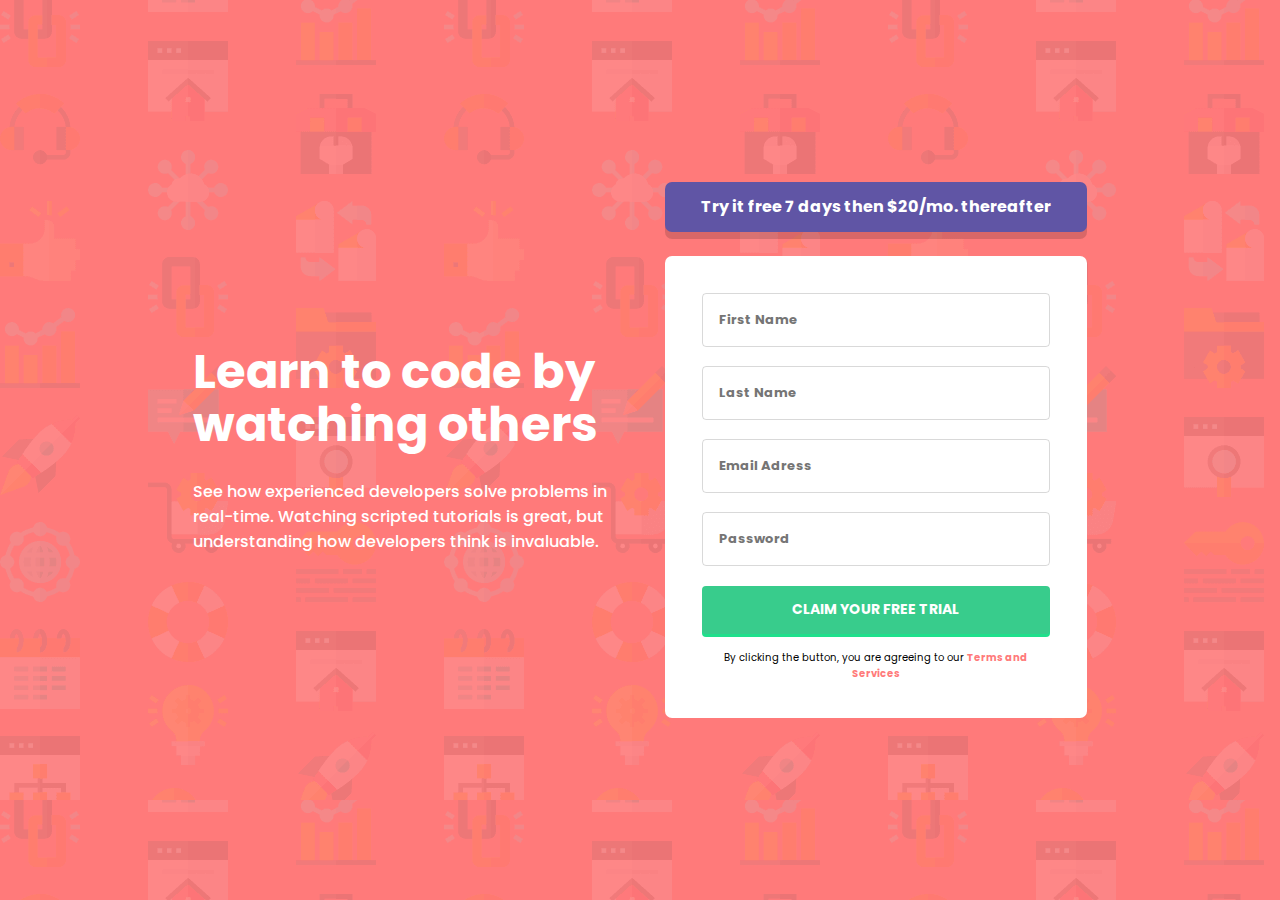
<file: index.html>
<!DOCTYPE html>
<html lang="en">
<head>
    <meta charset="UTF-8">
    <meta http-equiv="X-UA-Compatible" content="IE=edge">
    <meta name="viewport" content="width=device-width, initial-scale=1.0">
    <title>Intro component with signup</title>
    <link rel="stylesheet" href="./style.css">
</head>
<body>
    <div class="container">
        <div class="text-section">
            <h1>Learn to code by watching others</h1>
            <p>See how experienced developers solve problems in real-time. Watching scripted tutorials is great, but understanding how developers think is invaluable.</p>
        </div>
        <div class="form-section">
            <div class="form-heading">
                <span class="bold">Try it free 7 days then $20/mo. thereafter</span> 
            </div>
            <form id="form" novalidate>
                <div class="form-group">
                    <div class="input-field">
                        <input type="text" class="name" id="first-name" placeholder="First Name">
                        <span class="error-icon"><img src="./images/icon-error.svg" alt="error"></span>
                    </div>
                    <span class="error-message">First name cannot be empty</span>
                </div>
                <div class="form-group">
                    <div class="input-field">
                        <input type="text" class="name" id="last-name" placeholder="Last Name">
                        <span class="error-icon"><img src="./images/icon-error.svg" alt="error"></span>
                    </div>
                    <span class="error-message">Last name cannot be empty</span>
                </div>
                <div class="form-group">
                    <div class="input-field">
                        <input type="email" class="email" id="email" placeholder="Email Adress">
                        <span class="error-icon"><img src="./images/icon-error.svg" alt="error"></span>
                    </div>
                    <span class="error-message email-error">Email cannot be empty</span>
                </div>
                <div class="form-group">
                    <div class="input-field">
                        <input type="password" class="password" id="password" placeholder="Password">
                        <span class="error-icon"><img src="./images/icon-error.svg" alt="error"></span>
                    </div>
                    <span class="error-message">Password cannot be empty</span>
                </div>
                <button type="submit" class="cta">CLAIM YOUR FREE TRIAL</button>
                <div class="terms-and-services">By clicking the button, you are agreeing to our <a href="#">Terms and Services</a></div>
            </form>
        </div>
    </div>
    <script src="./script.js"></script>
</body>
</html>
</file>
<file: style.css>
@import url('https://fonts.googleapis.com/css2?family=Kumbh+Sans:wght@400;600&family=Overpass:wght@300&family=Poppins:ital,wght@0,300;1,400&display=swap');

:root {
    --red: hsl(0, 100%, 74%);
    --blue: hsl(248, 32%, 49%);
    --greyish-blue: hsl(246, 25%, 77%);
    --dark-blue: hsl(249, 10%, 26%);
    --green: hsl(154, 59%, 51%);
}

* {
    margin: 0;
    padding: 0;
    box-sizing: border-box;
    font-family: 'Kumbh Sans', sans-serif;
    font-family: 'Overpass', sans-serif;
    font-family: 'Poppins', sans-serif;
    font-size: 16px;
}

body {
    background: url(./images/bg-intro-desktop.png);
    background-color: var(--red);
}

.container {
    height: 100vh;
    max-width: 990px;
    display: flex;
    align-items: center;
    justify-content: space-between;
    margin: auto;
    padding: 0 3rem;
}

.text-section {
    width: 500px;
    margin-right: 2rem;
}

h1 {
    font-size: 3rem;
    line-height: 1.1;
    color: #fff;
    font-weight: 700;
}

p {
    color: #fff;
    margin-top: 1.7rem;
    font-weight: 500;
}

.form-section {
    width: 480px;
}

.form-heading {
    color: #fff;
    margin-bottom: 1.5rem;
    background: var(--blue);
    padding: .8rem;
    text-align: center;
    font-weight: 700;
    border-radius: 7px;
    box-shadow: 0 7px rgba(0,0,0,0.15);
}

#form {
    background: #fff;
    padding: 2.3rem;
    border-radius: 7px;
}

.form-control {
    /******/
}

.input-field {
    display: flex;
    justify-content: space-between;
    align-items: center;
    border: 1px solid rgba(0,0,0,0.15);
    padding: 1rem;
    border-radius: 4px;
    height: 3rem;
    margin-bottom: 1.2rem;
    cursor: pointer;
    height: 100%;
}

.input-field.success {
    border: 1px solid var(--green);
}

.error .input-field {
    margin-bottom: 0;
    border: 1px solid var(--red);
}

.input-field:hover {
    border: 1px solid var(--blue);
}

input {
    border: none;
    outline: 0;
    font-size: 13px;
    font-weight: 700;
    width: 100%;
    cursor: pointer;
    color: rgba(0,0,0,0.5);
}

.error-icon {
    padding-left: .5rem;
    display: none;
}

.error .input-field .error-icon {
    display: block;
}

.error-icon img {
    width: 20px;
    display: block;
}

.error-message {
    display: none;
    color: red;
    font-size: 12px;
    font-style: italic;
    text-align: right;
    margin-top: 4px;
    margin-bottom: 1.1rem;
    font-weight: 400;
}

.error .error-message {
    display: block;
}

.cta {
    background: var(--green);
    height: 3rem;
    display: flex;
    justify-content: center;
    align-items: center;
    color: #fff;
    border-radius: 4px;
    box-shadow: 0 3px hsl(154, 76%, 50%);
    margin-bottom: 1rem;
    cursor: pointer;
    width: 100%;
}

button {
    outline: none;
    border: 0;
    background: transparent;
    font-size: 14px;
    font-weight: 700;
    cursor: pointer;
    color: #fff;
}

.cta:hover {
    background-color: hsl(154, 79%, 57%);
}

.terms-and-services {
    font-size: 10px;
    text-align: center;
}

.terms-and-services a {
    font-size: 10px;
    text-decoration: none;
    color: var(--red);
    font-weight: 700;
}

.terms-and-services a:hover {
    color: hsl(0, 100%, 80%);
}

@media(max-width:780px) {
    body {
        background: url(./images/bg-intro-mobile.png);
        background-color: var(--red);
    }

    .container {
        flex-direction: column;
        align-items: center;
        height: 100%;
        padding: 3rem 1rem;
        padding-bottom: 3rem;
    }

    .text-section {
        text-align: center;
        margin-right: 0;
        width: 88%;
    }

    p {
        margin-bottom: 3.2rem;
    }

    .form-section {
        width: 88%;
    }
}
</file>
